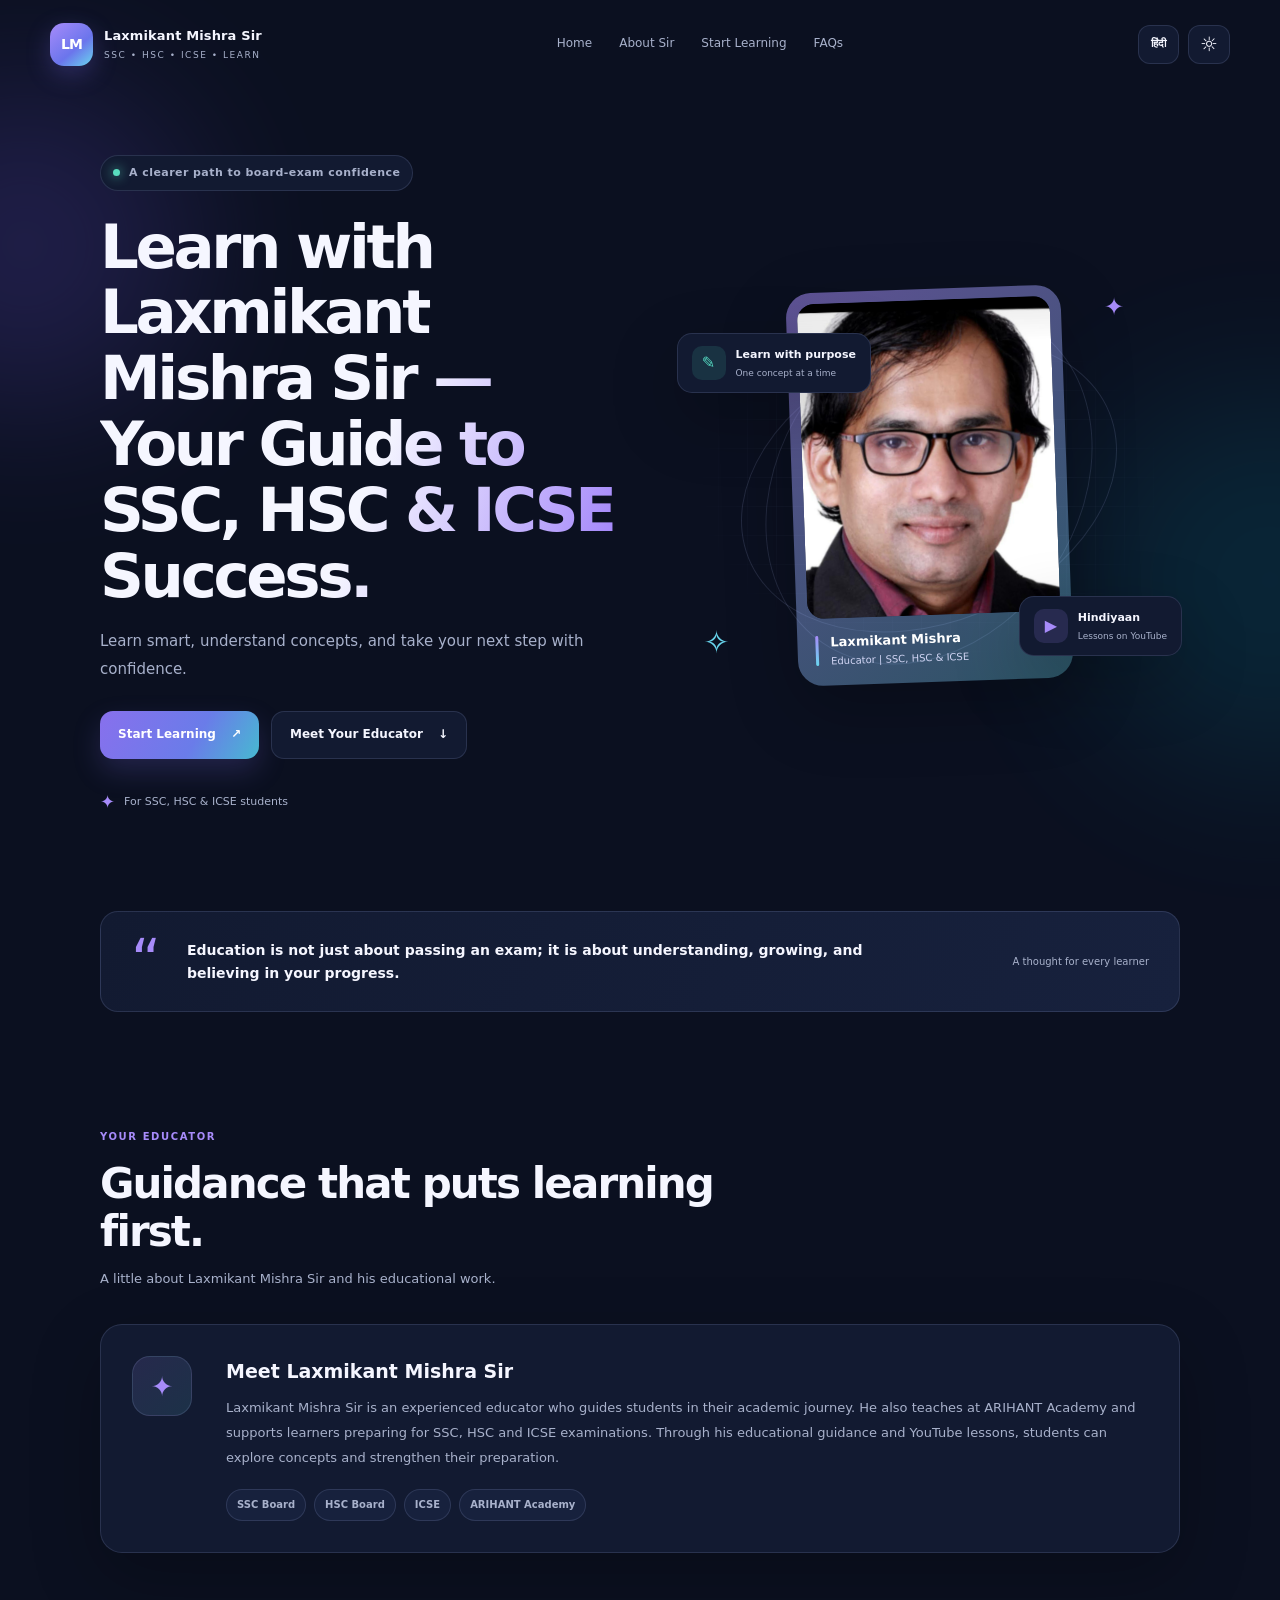
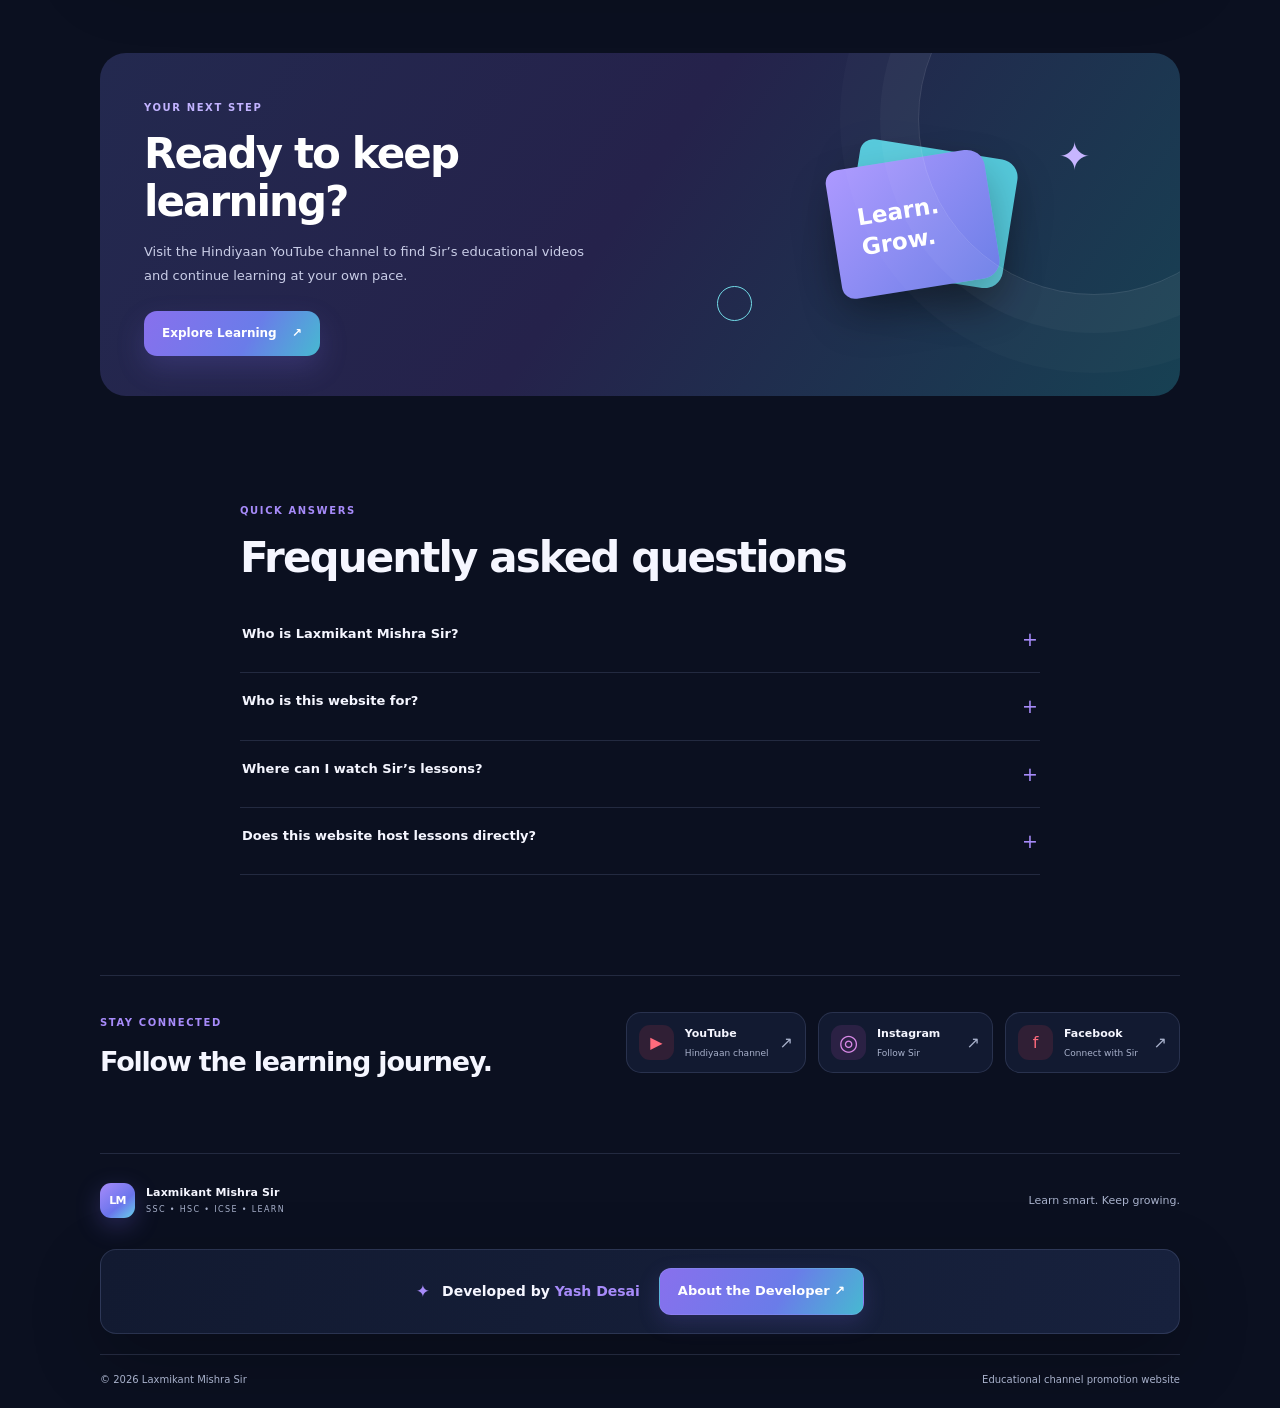
<file: index.html>
<!DOCTYPE html>
<html lang="en">
<head>
  <meta charset="UTF-8">
  <meta name="viewport" content="width=device-width, initial-scale=1.0">
  <meta name="theme-color" content="#10152c">
  <meta name="description" content="Learn with Laxmikant Mishra Sir — your guide to SSC, HSC and ICSE success. Explore educational lessons on the Hindiyaan YouTube channel.">
  <title>Laxmikant Mishra Sir | SSC, HSC & ICSE Learning</title>
  <link rel="stylesheet" href="style.css">
</head>
<body>
  <div class="ambient ambient-one"></div><div class="ambient ambient-two"></div>
  <header class="site-header">
    <a class="brand" href="index.html" aria-label="Laxmikant Mishra Sir home">
      <span class="brand-mark">LM</span><span><strong>Laxmikant Mishra Sir</strong><small>SSC • HSC • ICSE • LEARN</small></span>
    </a>
    <nav class="nav" aria-label="Main navigation">
      <a href="#home" data-en="Home" data-hi="होम">Home</a>
      <a href="#about" data-en="About Sir" data-hi="सर के बारे में">About Sir</a>
      <a href="#learn" data-en="Start Learning" data-hi="पढ़ना शुरू करें">Start Learning</a>
      <a href="#faq" data-en="FAQs" data-hi="सवाल-जवाब">FAQs</a>
    </nav>
    <div class="header-actions">
      <button id="languageToggle" class="language-toggle" type="button" aria-label="Switch language">हिंदी</button>
      <button id="themeToggle" class="icon-button" type="button" aria-label="Toggle light or dark theme"><span id="themeIcon">☼</span></button>
      <button id="menuToggle" class="menu-toggle" type="button" aria-label="Open navigation" aria-expanded="false">☰</button>
    </div>
  </header>

  <main>
    <section class="hero section" id="home">
      <div class="hero-copy">
        <div class="eyebrow"><span class="eyebrow-dot"></span><span data-en="A clearer path to board-exam confidence" data-hi="बोर्ड परीक्षा की तैयारी का एक बेहतर रास्ता">A clearer path to board-exam confidence</span></div>
        <h1 data-en="Learn with Laxmikant Mishra Sir — Your Guide to SSC, HSC & ICSE Success." data-hi="लक्ष्मीकांत मिश्रा सर के साथ सीखें — SSC, HSC और ICSE की सफलता के लिए आपका मार्गदर्शन।">Learn with Laxmikant Mishra Sir — Your Guide to SSC, HSC & ICSE Success.</h1>
        <p class="hero-lede" data-en="Learn smart, understand concepts, and take your next step with confidence." data-hi="समझदारी से सीखें, concepts को समझें और आत्मविश्वास के साथ आगे बढ़ें।">Learn smart, understand concepts, and take your next step with confidence.</p>
        <div class="hero-actions">
          <a class="button button-primary" href="learning.html"><span data-en="Start Learning" data-hi="पढ़ना शुरू करें">Start Learning</span><span aria-hidden="true">↗</span></a>
          <a class="button button-quiet" href="#about"><span data-en="Meet Your Educator" data-hi="अपने शिक्षक से मिलें">Meet Your Educator</span><span aria-hidden="true">↓</span></a>
        </div>
        <div class="hero-proof"><span class="proof-icon">✦</span><span data-en="For SSC, HSC & ICSE students" data-hi="SSC, HSC और ICSE के विद्यार्थियों के लिए">For SSC, HSC & ICSE students</span></div>
      </div>
      <div class="hero-visual">
        <div class="visual-grid"></div>
        <div class="orbit orbit-a"></div><div class="orbit orbit-b"></div>
        <div class="floating-note note-top"><span class="note-icon">✎</span><span><strong data-en="Learn with purpose" data-hi="उद्देश्य के साथ सीखें">Learn with purpose</strong><small data-en="One concept at a time" data-hi="एक बार में एक concept">One concept at a time</small></span></div>
        <div class="portrait-frame">
          <img class="sir-photo" src="assets/laxmikant-mishra-sir.jpg" alt="Laxmikant Mishra Sir">
          <div class="portrait-caption"><span class="caption-line"></span><div><strong>Laxmikant Mishra</strong><small data-en="Educator | SSC, HSC & ICSE" data-hi="शिक्षक | SSC, HSC और ICSE">Educator | SSC, HSC & ICSE</small></div></div>
        </div>
        <div class="floating-note note-bottom"><span class="note-icon note-purple">▶</span><span><strong>Hindiyaan</strong><small data-en="Lessons on YouTube" data-hi="YouTube पर पाठ">Lessons on YouTube</small></span></div>
        <div class="visual-spark spark-one">✦</div><div class="visual-spark spark-two">✧</div>
      </div>
    </section>

    <section class="quote-strip">
      <span class="quote-mark">“</span>
      <p data-en="Education is not just about passing an exam; it is about understanding, growing, and believing in your progress." data-hi="शिक्षा केवल परीक्षा पास करना नहीं, बल्कि समझना, आगे बढ़ना और अपनी प्रगति पर विश्वास करना है।">Education is not just about passing an exam; it is about understanding, growing, and believing in your progress.</p>
      <span class="quote-attribution" data-en="A thought for every learner" data-hi="हर विद्यार्थी के लिए एक विचार">A thought for every learner</span>
    </section>

    <section class="section intro-section" id="about">
      <div class="section-heading">
        <span class="section-kicker" data-en="YOUR EDUCATOR" data-hi="आपके शिक्षक">YOUR EDUCATOR</span>
        <h2 data-en="Guidance that puts learning first." data-hi="सीखने को प्राथमिकता देने वाला मार्गदर्शन।">Guidance that puts learning first.</h2>
        <p data-en="A little about Laxmikant Mishra Sir and his educational work." data-hi="लक्ष्मीकांत मिश्रा सर और उनके शैक्षणिक कार्य के बारे में।">A little about Laxmikant Mishra Sir and his educational work.</p>
      </div>
      <div class="about-card">
        <div class="about-symbol">✦</div>
        <div class="about-copy">
          <h3 data-en="Meet Laxmikant Mishra Sir" data-hi="लक्ष्मीकांत मिश्रा सर से मिलें">Meet Laxmikant Mishra Sir</h3>
          <p data-en="Laxmikant Mishra Sir is an experienced educator who guides students in their academic journey. He also teaches at ARIHANT Academy and supports learners preparing for SSC, HSC and ICSE examinations. Through his educational guidance and YouTube lessons, students can explore concepts and strengthen their preparation." data-hi="लक्ष्मीकांत मिश्रा सर एक अनुभवी शिक्षक हैं, जो विद्यार्थियों की शैक्षणिक यात्रा में मार्गदर्शन करते हैं। वे ARIHANT Academy में भी पढ़ाते हैं और SSC, HSC तथा ICSE परीक्षाओं की तैयारी करने वाले विद्यार्थियों का मार्गदर्शन करते हैं। उनके शैक्षणिक मार्गदर्शन और YouTube पाठों के माध्यम से विद्यार्थी concepts को समझ सकते हैं और अपनी तैयारी बेहतर बना सकते हैं।">Laxmikant Mishra Sir is an experienced educator who guides students in their academic journey. He also teaches at ARIHANT Academy and supports learners preparing for SSC, HSC and ICSE examinations. Through his educational guidance and YouTube lessons, students can explore concepts and strengthen their preparation.</p>
          <div class="about-tags"><span>SSC Board</span><span>HSC Board</span><span>ICSE</span><span>ARIHANT Academy</span></div>
        </div>
      </div>
    </section>

    <section class="section learning-section" id="learn">
      <div class="learning-panel">
        <div class="learning-content">
          <span class="section-kicker" data-en="YOUR NEXT STEP" data-hi="आपका अगला कदम">YOUR NEXT STEP</span>
          <h2 data-en="Ready to keep learning?" data-hi="सीखना जारी रखने के लिए तैयार हैं?">Ready to keep learning?</h2>
          <p data-en="Visit the Hindiyaan YouTube channel to find Sir’s educational videos and continue learning at your own pace." data-hi="सर के शैक्षणिक वीडियो देखने और अपनी गति से सीखने के लिए Hindiyaan YouTube चैनल पर जाएँ।">Visit the Hindiyaan YouTube channel to find Sir’s educational videos and continue learning at your own pace.</p>
          <a class="button button-primary" href="learning.html"><span data-en="Explore Learning" data-hi="पढ़ाई देखें">Explore Learning</span><span aria-hidden="true">↗</span></a>
        </div>
        <div class="learning-art" aria-hidden="true"><div class="book book-back"></div><div class="book book-front"><span>Learn.</span><span>Grow.</span></div><div class="art-star">✦</div><div class="art-circle"></div></div>
      </div>
    </section>

    <section class="section faq-section" id="faq">
      <div class="section-heading">
        <span class="section-kicker" data-en="QUICK ANSWERS" data-hi="त्वरित जवाब">QUICK ANSWERS</span>
        <h2 data-en="Frequently asked questions" data-hi="अक्सर पूछे जाने वाले सवाल">Frequently asked questions</h2>
      </div>
      <div class="faq-list">
        <details><summary data-en="Who is Laxmikant Mishra Sir?" data-hi="लक्ष्मीकांत मिश्रा सर कौन हैं?">Who is Laxmikant Mishra Sir?</summary><p data-en="He is an experienced educator who teaches at ARIHANT Academy and guides SSC, HSC and ICSE students." data-hi="वे एक अनुभवी शिक्षक हैं, जो ARIHANT Academy में पढ़ाते हैं और SSC, HSC तथा ICSE विद्यार्थियों का मार्गदर्शन करते हैं।">He is an experienced educator who teaches at ARIHANT Academy and guides SSC, HSC and ICSE students.</p></details>
        <details><summary data-en="Who is this website for?" data-hi="यह वेबसाइट किन विद्यार्थियों के लिए है?">Who is this website for?</summary><p data-en="This website is intended for students preparing for SSC and HSC board examinations." data-hi="यह वेबसाइट SSC और HSC बोर्ड परीक्षाओं की तैयारी करने वाले विद्यार्थियों के लिए है।">This website is intended for students preparing for SSC and HSC board examinations.</p></details>
        <details><summary data-en="Where can I watch Sir’s lessons?" data-hi="मैं सर के पाठ कहाँ देख सकता/सकती हूँ?">Where can I watch Sir’s lessons?</summary><p data-en="Open the Start Learning page and use the button to visit the Hindiyaan YouTube channel." data-hi="Start Learning पेज खोलें और Hindiyaan YouTube चैनल पर जाने के लिए बटन दबाएँ।">Open the Start Learning page and use the button to visit the Hindiyaan YouTube channel.</p></details>
        <details><summary data-en="Does this website host lessons directly?" data-hi="क्या इस वेबसाइट पर सीधे पाठ उपलब्ध हैं?">Does this website host lessons directly?</summary><p data-en="No. It helps students find Sir’s lessons on YouTube; videos are hosted on YouTube." data-hi="नहीं। यह वेबसाइट विद्यार्थियों को YouTube पर सर के पाठ ढूँढने में मदद करती है; वीडियो YouTube पर उपलब्ध हैं।">No. It helps students find Sir’s lessons on YouTube; videos are hosted on YouTube.</p></details>
      </div>
    </section>

    <section class="section social-section">
      <div><span class="section-kicker" data-en="STAY CONNECTED" data-hi="जुड़े रहें">STAY CONNECTED</span><h2 data-en="Follow the learning journey." data-hi="सीखने की यात्रा से जुड़े रहें।">Follow the learning journey.</h2></div>
      <div class="social-links">
        <a class="social-link youtube-link" href="https://www.youtube.com/@Hindiyaan" target="_blank" rel="noopener noreferrer"><span class="social-icon">▶</span><span><strong>YouTube</strong><small data-en="Hindiyaan channel" data-hi="Hindiyaan चैनल">Hindiyaan channel</small></span><span class="social-arrow">↗</span></a>
        <a class="social-link" href="https://instagram.com/laxmikant_m?cplk=MWlvOXh5Zzl6bzQyOA%3D%3D" target="_blank" rel="noopener noreferrer"><span class="social-icon instagram-icon">◎</span><span><strong>Instagram</strong><small data-en="Follow Sir" data-hi="सर को फॉलो करें">Follow Sir</small></span><span class="social-arrow">↗</span></a>
        <a class="social-link facebook-link" href="https://www.facebook.com/share/1GPHkv5uag/" target="_blank" rel="noopener noreferrer"><span class="social-icon">f</span><span><strong>Facebook</strong><small data-en="Connect with Sir" data-hi="सर से जुड़ें">Connect with Sir</small></span><span class="social-arrow">↗</span></a>
      </div>
    </section>
  </main>

  <footer class="site-footer">
    <a class="brand footer-brand" href="index.html"><span class="brand-mark">LM</span><span><strong>Laxmikant Mishra Sir</strong><small>SSC • HSC • ICSE • LEARN</small></span></a>
    <p data-en="Learn smart. Keep growing." data-hi="समझदारी से सीखें। आगे बढ़ते रहें।">Learn smart. Keep growing.</p>
    <div class="developer-credit-bar"><span class="credit-spark">✦</span><span>Developed by <a href="developer.html">Yash Desai</a></span><a class="credit-more" href="developer.html" data-en="About the Developer ↗" data-hi="डेवलपर के बारे में ↗">About the Developer ↗</a></div>
    <div class="footer-bottom"><span>© <span id="year"></span> Laxmikant Mishra Sir</span><span data-en="Educational channel promotion website" data-hi="शैक्षणिक चैनल प्रचार वेबसाइट">Educational channel promotion website</span></div>
  </footer>
  <script src="script.js"></script>
</body>
</html>
</file>
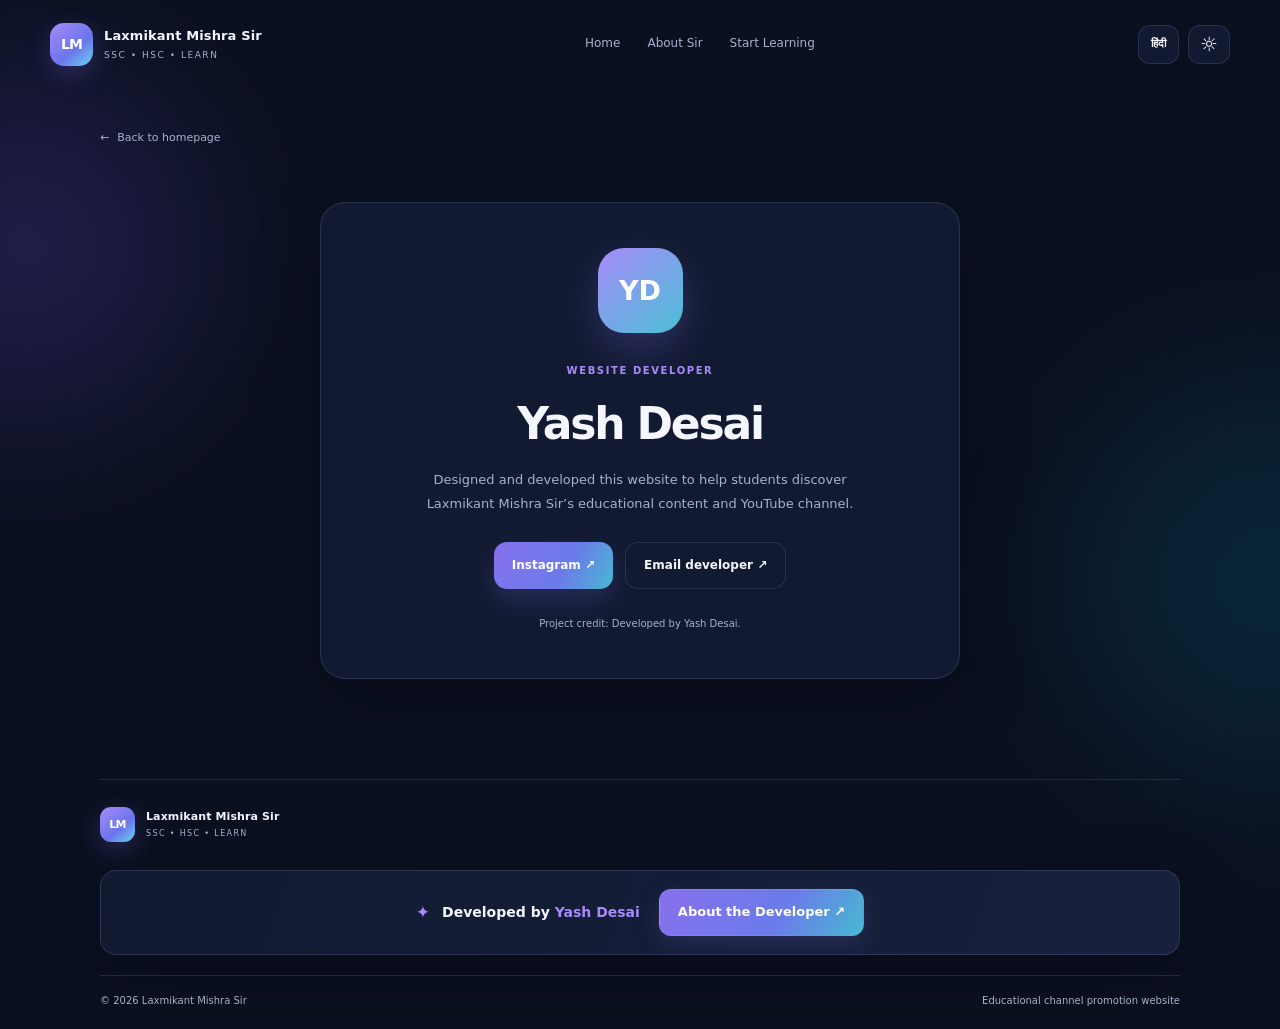
<file: developer.html>
<!DOCTYPE html>
<html lang="en">
<head>
  <meta charset="UTF-8"><meta name="viewport" content="width=device-width, initial-scale=1.0"><meta name="theme-color" content="#10152c">
  <title>About the Developer | Laxmikant Mishra Sir</title><link rel="stylesheet" href="style.css">
</head>
<body class="subpage">
  <div class="ambient ambient-one"></div><div class="ambient ambient-two"></div>
  <header class="site-header"><a class="brand" href="index.html"><span class="brand-mark">LM</span><span><strong>Laxmikant Mishra Sir</strong><small>SSC • HSC • LEARN</small></span></a><nav class="nav"><a href="index.html#home" data-en="Home" data-hi="होम">Home</a><a href="index.html#about" data-en="About Sir" data-hi="सर के बारे में">About Sir</a><a href="learning.html" data-en="Start Learning" data-hi="पढ़ना शुरू करें">Start Learning</a></nav><div class="header-actions"><button id="languageToggle" class="language-toggle" type="button">हिंदी</button><button id="themeToggle" class="icon-button" type="button" aria-label="Toggle light or dark theme"><span id="themeIcon">☼</span></button><button id="menuToggle" class="menu-toggle" type="button" aria-label="Open navigation" aria-expanded="false">☰</button></div></header>
  <main class="developer-main section">
    <a class="back-link" href="index.html">← <span data-en="Back to homepage" data-hi="होमपेज पर वापस जाएँ">Back to homepage</span></a>
    <section class="developer-card"><div class="developer-avatar">YD</div><span class="section-kicker" data-en="WEBSITE DEVELOPER" data-hi="वेबसाइट डेवलपर">WEBSITE DEVELOPER</span><h1>Yash Desai</h1><p data-en="Designed and developed this website to help students discover Laxmikant Mishra Sir’s educational content and YouTube channel." data-hi="विद्यार्थियों को लक्ष्मीकांत मिश्रा सर की शैक्षणिक सामग्री और YouTube चैनल तक पहुँचने में मदद करने के लिए इस वेबसाइट को डिज़ाइन और विकसित किया गया।">Designed and developed this website to help students discover Laxmikant Mishra Sir’s educational content and YouTube channel.</p><div class="developer-links"><a class="button button-primary" href="https://instagram.com/its_yashhh02" target="_blank" rel="noopener noreferrer">Instagram ↗</a><a class="button button-quiet" href="mailto:firstforgestudio.games@gmail.com">Email developer ↗</a></div><p class="developer-note" data-en="Project credit: Developed by Yash Desai." data-hi="प्रोजेक्ट क्रेडिट: Yash Desai द्वारा विकसित।">Project credit: Developed by Yash Desai.</p></section>
  </main>
  <footer class="site-footer"><a class="brand footer-brand" href="index.html"><span class="brand-mark">LM</span><span><strong>Laxmikant Mishra Sir</strong><small>SSC • HSC • LEARN</small></span></a><div class="developer-credit-bar"><span class="credit-spark">✦</span><span>Developed by <a href="developer.html">Yash Desai</a></span><a class="credit-more" href="developer.html" data-en="About the Developer ↗" data-hi="डेवलपर के बारे में ↗">About the Developer ↗</a></div><div class="footer-bottom"><span>© <span id="year"></span> Laxmikant Mishra Sir</span><span data-en="Educational channel promotion website" data-hi="शैक्षणिक चैनल प्रचार वेबसाइट">Educational channel promotion website</span></div></footer>
  <script src="script.js"></script>
</body>
</html>
</file>
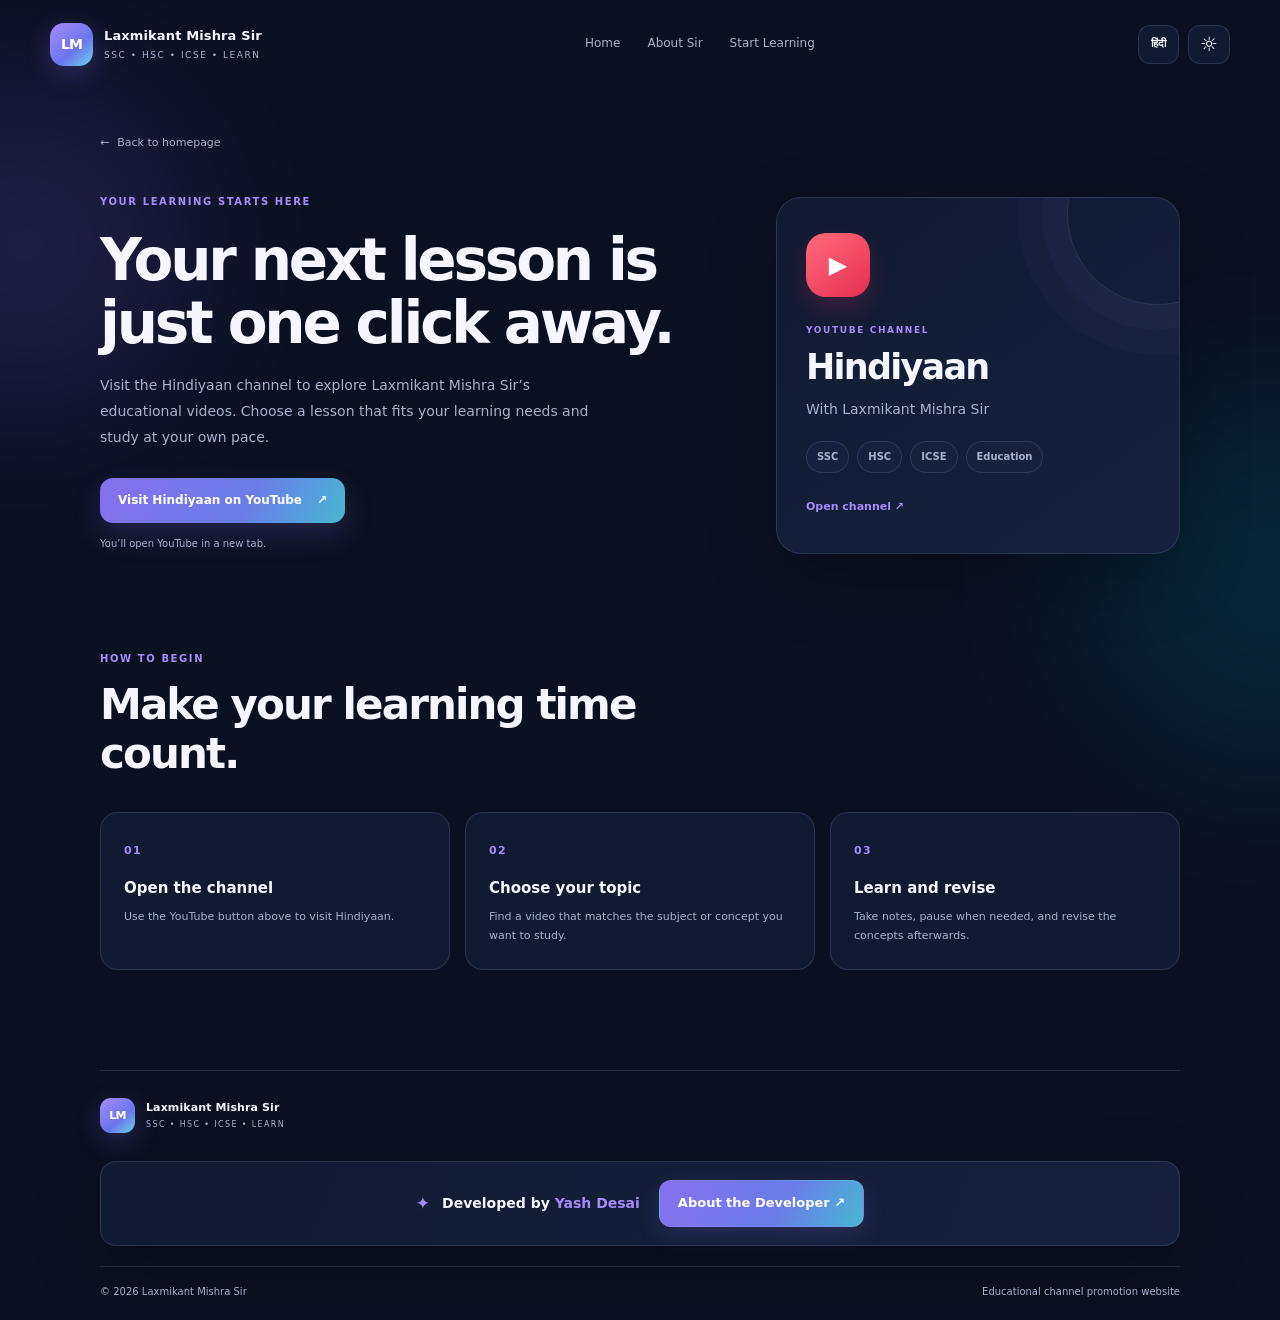
<file: learning.html>
<!DOCTYPE html>
<html lang="en">
<head>
  <meta charset="UTF-8"><meta name="viewport" content="width=device-width, initial-scale=1.0">
  <meta name="theme-color" content="#10152c"><meta name="description" content="Find Laxmikant Mishra Sir's Hindiyaan YouTube channel for SSC, HSC and ICSE educational lessons.">
  <title>Start Learning | Laxmikant Mishra Sir</title><link rel="stylesheet" href="style.css">
</head>
<body class="subpage">
  <div class="ambient ambient-one"></div><div class="ambient ambient-two"></div>
  <header class="site-header">
    <a class="brand" href="index.html"><span class="brand-mark">LM</span><span><strong>Laxmikant Mishra Sir</strong><small>SSC • HSC • ICSE • LEARN</small></span></a>
    <nav class="nav" aria-label="Main navigation"><a href="index.html#home" data-en="Home" data-hi="होम">Home</a><a href="index.html#about" data-en="About Sir" data-hi="सर के बारे में">About Sir</a><a href="learning.html" data-en="Start Learning" data-hi="पढ़ना शुरू करें">Start Learning</a></nav>
    <div class="header-actions"><button id="languageToggle" class="language-toggle" type="button">हिंदी</button><button id="themeToggle" class="icon-button" type="button" aria-label="Toggle light or dark theme"><span id="themeIcon">☼</span></button><button id="menuToggle" class="menu-toggle" type="button" aria-label="Open navigation" aria-expanded="false">☰</button></div>
  </header>
  <main class="learning-page-main">
    <section class="learning-hero section">
      <a class="back-link" href="index.html">← <span data-en="Back to homepage" data-hi="होमपेज पर वापस जाएँ">Back to homepage</span></a>
      <div class="learning-page-grid">
        <div>
          <span class="section-kicker" data-en="YOUR LEARNING STARTS HERE" data-hi="आपकी पढ़ाई यहाँ से शुरू होती है">YOUR LEARNING STARTS HERE</span>
          <h1 data-en="Your next lesson is just one click away." data-hi="आपका अगला पाठ बस एक क्लिक दूर है।">Your next lesson is just one click away.</h1>
          <p data-en="Visit the Hindiyaan channel to explore Laxmikant Mishra Sir’s educational videos. Choose a lesson that fits your learning needs and study at your own pace." data-hi="लक्ष्मीकांत मिश्रा सर के शैक्षणिक वीडियो देखने के लिए Hindiyaan चैनल पर जाएँ। अपनी ज़रूरत के अनुसार पाठ चुनें और अपनी गति से पढ़ें।">Visit the Hindiyaan channel to explore Laxmikant Mishra Sir’s educational videos. Choose a lesson that fits your learning needs and study at your own pace.</p>
          <a class="button button-primary channel-button" href="https://www.youtube.com/@Hindiyaan" target="_blank" rel="noopener noreferrer"><span data-en="Visit Hindiyaan on YouTube" data-hi="YouTube पर Hindiyaan देखें">Visit Hindiyaan on YouTube</span><span aria-hidden="true">↗</span></a>
          <p class="external-note" data-en="You’ll open YouTube in a new tab." data-hi="YouTube एक नए टैब में खुलेगा।">You’ll open YouTube in a new tab.</p>
        </div>
        <div class="channel-card">
          <div class="channel-play">▶</div><span class="channel-label">YOUTUBE CHANNEL</span><h2>Hindiyaan</h2><p data-en="With Laxmikant Mishra Sir" data-hi="लक्ष्मीकांत मिश्रा सर के साथ">With Laxmikant Mishra Sir</p>
          <div class="channel-pills"><span>SSC</span><span>HSC</span><span>ICSE</span><span data-en="Education" data-hi="शिक्षा">Education</span></div>
          <a class="text-link" href="https://www.youtube.com/@Hindiyaan" target="_blank" rel="noopener noreferrer" data-en="Open channel ↗" data-hi="चैनल खोलें ↗">Open channel ↗</a>
        </div>
      </div>
    </section>
    <section class="section learning-steps">
      <div class="section-heading"><span class="section-kicker" data-en="HOW TO BEGIN" data-hi="शुरुआत कैसे करें">HOW TO BEGIN</span><h2 data-en="Make your learning time count." data-hi="अपनी पढ़ाई के समय का सही उपयोग करें।">Make your learning time count.</h2></div>
      <div class="steps-grid">
        <article class="step-card"><span class="step-number">01</span><h3 data-en="Open the channel" data-hi="चैनल खोलें">Open the channel</h3><p data-en="Use the YouTube button above to visit Hindiyaan." data-hi="Hindiyaan पर जाने के लिए ऊपर दिए गए YouTube बटन का उपयोग करें।">Use the YouTube button above to visit Hindiyaan.</p></article>
        <article class="step-card"><span class="step-number">02</span><h3 data-en="Choose your topic" data-hi="अपना विषय चुनें">Choose your topic</h3><p data-en="Find a video that matches the subject or concept you want to study." data-hi="अपने विषय या concept से जुड़ा वीडियो चुनें।">Find a video that matches the subject or concept you want to study.</p></article>
        <article class="step-card"><span class="step-number">03</span><h3 data-en="Learn and revise" data-hi="सीखें और दोहराएँ">Learn and revise</h3><p data-en="Take notes, pause when needed, and revise the concepts afterwards." data-hi="नोट्स बनाएँ, ज़रूरत पड़ने पर वीडियो रोकें और बाद में concepts दोहराएँ।">Take notes, pause when needed, and revise the concepts afterwards.</p></article>
      </div>
    </section>
  </main>
  <footer class="site-footer"><a class="brand footer-brand" href="index.html"><span class="brand-mark">LM</span><span><strong>Laxmikant Mishra Sir</strong><small>SSC • HSC • ICSE • LEARN</small></span></a><div class="developer-credit-bar"><span class="credit-spark">✦</span><span>Developed by <a href="developer.html">Yash Desai</a></span><a class="credit-more" href="developer.html" data-en="About the Developer ↗" data-hi="डेवलपर के बारे में ↗">About the Developer ↗</a></div><div class="footer-bottom"><span>© <span id="year"></span> Laxmikant Mishra Sir</span><span data-en="Educational channel promotion website" data-hi="शैक्षणिक चैनल प्रचार वेबसाइट">Educational channel promotion website</span></div></footer>
  <script src="script.js"></script>
</body>
</html>
</file>
<file: style.css>
:root{color-scheme:dark;--bg:#0b1020;--surface:#121a31;--surface2:#17213d;--text:#f5f6ff;--muted:#a8b1cb;--line:rgba(183,197,255,.14);--accent:#a78bfa;--accent2:#69d6ee;--shadow:0 24px 70px rgba(0,0,0,.24);--header:rgba(11,16,32,.78)}
:root[data-theme="light"]{color-scheme:light;--bg:#f5f7ff;--surface:#fff;--surface2:#edf0ff;--text:#17203a;--muted:#5c6785;--line:rgba(43,57,106,.14);--accent:#7152df;--accent2:#078da8;--shadow:0 24px 70px rgba(42,54,105,.11);--header:rgba(245,247,255,.84)}
*{box-sizing:border-box}html{scroll-behavior:smooth;scroll-padding-top:100px}body{margin:0;background:var(--bg);color:var(--text);font-family:Inter,ui-sans-serif,system-ui,-apple-system,BlinkMacSystemFont,"Segoe UI",sans-serif;line-height:1.6;overflow-x:hidden;transition:background .25s,color .25s}a{color:inherit;text-decoration:none}button{font:inherit}.ambient{position:absolute;pointer-events:none;filter:blur(80px);opacity:.2;z-index:-1;border-radius:50%}.ambient-one{width:330px;height:330px;background:#7257e8;top:80px;left:-140px}.ambient-two{width:380px;height:380px;background:#00bcd4;top:390px;right:-180px;opacity:.12}.site-header{width:min(1180px,calc(100% - 48px));margin:auto;min-height:88px;display:flex;align-items:center;justify-content:space-between;gap:28px;position:relative;z-index:10}.brand{display:flex;align-items:center;gap:11px;flex-shrink:0}.brand-mark{width:43px;height:43px;border-radius:14px;display:grid;place-items:center;background:linear-gradient(140deg,var(--accent),#6b75ec 60%,var(--accent2));font-size:14px;font-weight:900;color:#fff;letter-spacing:-.06em;box-shadow:0 8px 24px #7a6ef044}.brand strong,.brand small{display:block;line-height:1.35}.brand strong{font-size:13px;letter-spacing:.01em}.brand small{font-size:9px;letter-spacing:.17em;color:var(--muted);margin-top:4px}.nav{display:flex;align-items:center;gap:27px}.nav a{font-size:12px;color:var(--muted);transition:color .2s}.nav a:hover,.nav a:focus-visible{color:var(--text)}.header-actions{display:flex;align-items:center;gap:9px}.language-toggle,.icon-button,.menu-toggle{border:1px solid var(--line);color:var(--text);background:var(--surface);border-radius:12px;height:39px;min-width:41px;padding:0 11px;cursor:pointer;transition:transform .2s,border-color .2s}.language-toggle{font-size:11px;font-weight:750}.icon-button{font-size:20px}.language-toggle:hover,.icon-button:hover,.menu-toggle:hover{transform:translateY(-2px);border-color:var(--accent)}.menu-toggle{display:none;font-size:19px}.section{width:min(1080px,calc(100% - 48px));margin:0 auto}.hero{display:grid;grid-template-columns:1.03fr .97fr;align-items:center;gap:46px;padding-top:67px;padding-bottom:95px;min-height:590px}.eyebrow,.section-kicker{display:inline-flex;align-items:center;gap:9px;color:var(--accent);font-size:10px;font-weight:850;letter-spacing:.16em;text-transform:uppercase}.eyebrow{padding:8px 12px;border:1px solid var(--line);background:var(--surface);border-radius:99px;letter-spacing:.04em;text-transform:none;font-size:11px;color:var(--muted)}.eyebrow-dot{width:7px;height:7px;border-radius:50%;background:#59ddbe;box-shadow:0 0 12px #59ddbe}.hero h1,.learning-page-grid h1{font-size:clamp(37px,5.1vw,61px);line-height:1.08;letter-spacing:-.055em;margin:23px 0 19px;font-weight:820;max-width:650px}.hero h1{background:linear-gradient(110deg,var(--text) 12%,var(--text) 54%,var(--accent) 92%);background-clip:text;-webkit-background-clip:text;color:transparent}.hero-lede,.learning-page-grid>div>p{font-size:15px;max-width:510px;color:var(--muted);line-height:1.85}.hero-actions{display:flex;flex-wrap:wrap;gap:12px;margin-top:28px}.button{display:inline-flex;align-items:center;justify-content:center;gap:15px;padding:13px 18px;border-radius:13px;font-size:12px;font-weight:800;transition:transform .2s,box-shadow .2s,border-color .2s}.button:hover{transform:translateY(-3px)}.button-primary{background:linear-gradient(120deg,#8870ed,#6a7ce9 60%,#47b9d1);color:#fff;box-shadow:0 12px 28px #7767df38}.button-primary:hover{box-shadow:0 17px 35px #7767df52}.button-quiet{border:1px solid var(--line);background:var(--surface);color:var(--text)}.hero-proof{display:flex;align-items:center;gap:9px;color:var(--muted);font-size:11px;margin-top:29px}.proof-icon{color:var(--accent);font-size:18px}.hero-visual{position:relative;min-height:435px;display:grid;place-items:center}.visual-grid{position:absolute;inset:8% 2%;border-radius:38px;background-image:linear-gradient(var(--line) 1px,transparent 1px),linear-gradient(90deg,var(--line) 1px,transparent 1px);background-size:29px 29px;mask-image:radial-gradient(ellipse at center,#000 10%,transparent 72%);opacity:.5}.orbit{position:absolute;border:1px solid var(--line);border-radius:50%;transform:rotate(-22deg)}.orbit-a{width:390px;height:275px}.orbit-b{width:300px;height:380px;transform:rotate(34deg)}.portrait-frame{width:min(275px,75%);position:relative;z-index:1;padding:11px;border-radius:25px;background:linear-gradient(145deg,#a78bfa88,#70d9eb55);box-shadow:var(--shadow);transform:rotate(-2deg)}.portrait-placeholder{height:315px;border-radius:17px;background:radial-gradient(circle at 50% 20%,#6c6bdc 0,#303a76 28%,#18223f 68%,#11172d 100%);display:flex;flex-direction:column;align-items:center;justify-content:center;gap:18px;overflow:hidden;position:relative;color:#f7f6ff}.portrait-placeholder:before,.portrait-placeholder:after{content:"";position:absolute;border:1px solid #ffffff21;border-radius:50%;width:220px;height:220px}.portrait-placeholder:after{width:290px;height:290px}.portrait-initials{width:115px;height:115px;border-radius:50%;display:grid;place-items:center;background:linear-gradient(140deg,#c7b4ff,#65cce0);color:#202447;font-size:35px;font-weight:900;box-shadow:0 15px 45px #0003;z-index:1}.portrait-placeholder>span{z-index:1;font-size:10px;letter-spacing:.08em;color:#e1e4ff}.portrait-caption{display:flex;align-items:center;gap:12px;padding:14px 7px 5px;color:#fff}.caption-line{height:30px;width:3px;border-radius:8px;background:linear-gradient(var(--accent),var(--accent2))}.portrait-caption strong,.portrait-caption small{display:block}.portrait-caption strong{font-size:13px}.portrait-caption small{font-size:10px;color:#d1d5f4}.floating-note{position:absolute;z-index:2;display:flex;align-items:center;gap:10px;padding:12px 14px;border-radius:15px;background:var(--surface);border:1px solid var(--line);box-shadow:var(--shadow);animation:float 5s ease-in-out infinite}.note-top{top:65px;left:-2px}.note-bottom{bottom:47px;right:-2px;animation-delay:-2s}.note-icon{width:34px;height:34px;display:grid;place-items:center;border-radius:10px;background:#49d4ba20;color:#54d9c1}.note-purple{background:#a78bfa25;color:var(--accent)}.floating-note strong,.floating-note small{display:block}.floating-note strong{font-size:11px}.floating-note small{font-size:9px;color:var(--muted);margin-top:2px}.visual-spark{position:absolute;color:var(--accent);font-size:24px}.spark-one{top:20px;right:56px}.spark-two{bottom:36px;left:25px;font-size:31px;color:var(--accent2)}@keyframes float{0%,100%{transform:translateY(0)}50%{transform:translateY(-8px)}}.quote-strip{width:min(1080px,calc(100% - 48px));margin:0 auto 110px;padding:27px 30px;border-radius:18px;border:1px solid var(--line);background:linear-gradient(115deg,var(--surface),var(--surface2));display:grid;grid-template-columns:38px 1fr auto;align-items:center;gap:18px}.quote-mark{font-size:58px;line-height:.7;color:var(--accent)}.quote-strip p{font-size:14px;font-weight:650;max-width:690px;margin:0}.quote-attribution{font-size:10px;color:var(--muted);white-space:nowrap}.intro-section,.faq-section{padding-bottom:100px}.section-heading{max-width:620px;margin-bottom:34px}.section-heading h2,.learning-content h2,.social-section h2{font-size:clamp(28px,3.6vw,42px);line-height:1.15;letter-spacing:-.045em;margin:12px 0}.section-heading>p{color:var(--muted);font-size:13px}.about-card{display:grid;grid-template-columns:70px 1fr;gap:24px;padding:31px;border-radius:22px;background:var(--surface);border:1px solid var(--line);box-shadow:var(--shadow)}.about-symbol{width:60px;height:60px;border-radius:18px;display:grid;place-items:center;font-size:27px;color:var(--accent);background:linear-gradient(140deg,#a78bfa23,#67d8ec20);border:1px solid var(--line)}.about-copy h3{margin:0 0 10px;font-size:19px}.about-copy p{margin:0;color:var(--muted);font-size:13px;line-height:1.9}.about-tags,.channel-pills{display:flex;flex-wrap:wrap;gap:8px;margin-top:18px}.about-tags span,.channel-pills span{font-size:10px;font-weight:750;padding:7px 10px;border-radius:99px;background:var(--surface2);border:1px solid var(--line);color:var(--muted)}.learning-section{padding-bottom:100px}.learning-panel{display:grid;grid-template-columns:1.1fr .9fr;align-items:center;min-height:300px;padding:40px 44px;border-radius:26px;overflow:hidden;background:linear-gradient(125deg,#23294f,#25224b 48%,#174153);position:relative;color:#fff}.learning-panel:after{content:"";position:absolute;width:350px;height:350px;border-radius:50%;border:1px solid #ffffff20;right:-90px;top:-110px;box-shadow:0 0 0 38px #ffffff08,0 0 0 78px #ffffff05}.learning-content{position:relative;z-index:1}.learning-content .section-kicker{color:#c2b3ff}.learning-content h2{max-width:440px}.learning-content p{max-width:460px;color:#c9cde7;font-size:13px;line-height:1.85;margin-bottom:23px}.learning-art{height:230px;position:relative;display:grid;place-items:center}.book{position:absolute;width:160px;height:130px;border-radius:13px 18px 18px 13px;box-shadow:0 20px 40px #0004;transform:rotate(-9deg)}.book-back{background:#55c9db;transform:translate(18px,-10px) rotate(9deg)}.book-front{background:linear-gradient(140deg,#ad99ff,#6c7fe7);display:flex;flex-direction:column;justify-content:center;padding-left:26px;gap:3px;color:#fff;font-size:23px;font-weight:900;line-height:1.15}.art-star{position:absolute;top:17px;right:45px;font-size:39px;color:#c7b5ff}.art-circle{position:absolute;bottom:18px;left:27px;width:35px;height:35px;border:1px solid #72dbe7;border-radius:50%}.faq-section{max-width:800px}.faq-section .section-heading{margin-bottom:24px}.faq-list details{border-bottom:1px solid var(--line);padding:18px 2px}.faq-list summary{font-size:13px;font-weight:750;cursor:pointer;list-style:none;display:flex;justify-content:space-between;gap:20px}.faq-list summary::-webkit-details-marker{display:none}.faq-list summary:after{content:"+";font-size:19px;font-weight:400;color:var(--accent)}.faq-list details[open] summary:after{content:"−"}.faq-list details p{font-size:12px;color:var(--muted);max-width:690px;line-height:1.8;margin:12px 0 0}.social-section{padding:32px 0 76px;display:flex;align-items:center;justify-content:space-between;gap:35px;border-top:1px solid var(--line)}.social-section h2{font-size:27px;margin-bottom:0}.social-links{display:flex;gap:12px}.social-link{display:flex;align-items:center;gap:11px;padding:12px;border-radius:15px;border:1px solid var(--line);background:var(--surface);min-width:175px;transition:transform .2s,border-color .2s}.social-link:hover{transform:translateY(-3px);border-color:var(--accent)}.social-icon{width:35px;height:35px;display:grid;place-items:center;border-radius:11px;background:#ff435420;color:#ff6b7d}.instagram-icon{background:#c451b923;color:#d989e7;font-size:22px}.social-link strong,.social-link small{display:block}.social-link strong{font-size:11px}.social-link small{font-size:9px;color:var(--muted);margin-top:3px}.social-arrow{margin-left:auto;color:var(--muted)}.site-footer{width:min(1080px,calc(100% - 48px));margin:0 auto;padding:27px 0 20px;border-top:1px solid var(--line);display:grid;grid-template-columns:1fr 1fr;align-items:center;gap:20px}.footer-brand .brand-mark{width:35px;height:35px;border-radius:11px;font-size:11px}.footer-brand strong{font-size:11px}.footer-brand small{font-size:8px}.site-footer>p{text-align:right;color:var(--muted);font-size:11px}.footer-bottom{grid-column:1/-1;border-top:1px solid var(--line);padding-top:17px;display:flex;justify-content:space-between;gap:12px;color:var(--muted);font-size:10px}.footer-bottom a{color:var(--accent);font-weight:750}.subpage .site-header{margin-bottom:0}.learning-page-main{min-height:70vh}.learning-hero{padding-top:40px;padding-bottom:80px}.back-link{font-size:11px;color:var(--muted);display:inline-flex;align-items:center;gap:8px;margin-bottom:35px}.back-link:hover{color:var(--accent)}.learning-page-grid{display:grid;grid-template-columns:1.2fr .8fr;gap:70px;align-items:center}.learning-page-grid h1{font-size:clamp(37px,5vw,58px);margin-top:17px}.learning-page-grid>div>p{font-size:14px}.channel-button{margin-top:13px}.external-note{font-size:10px!important;color:var(--muted);margin-top:12px}.channel-card{padding:35px 29px;border-radius:25px;background:linear-gradient(145deg,var(--surface),var(--surface2));border:1px solid var(--line);box-shadow:var(--shadow);position:relative;overflow:hidden}.channel-card:after{content:"";position:absolute;width:180px;height:180px;border-radius:50%;border:1px solid var(--line);right:-70px;top:-75px;box-shadow:0 0 0 25px #a78bfa09,0 0 0 50px #a78bfa07}.channel-play{width:64px;height:64px;display:grid;place-items:center;border-radius:20px;background:linear-gradient(140deg,#ff6b7d,#e52f52);color:white;font-size:24px;box-shadow:0 12px 25px #e52f5230}.channel-label{display:block;font-size:9px;letter-spacing:.18em;color:var(--accent);font-weight:850;margin-top:26px}.channel-card h2{font-size:35px;letter-spacing:-.05em;margin:2px 0}.channel-card p{font-size:12px;color:var(--muted);margin:0}.text-link{display:inline-block;font-size:11px;font-weight:800;color:var(--accent);margin-top:25px}.learning-steps{padding-bottom:100px}.steps-grid{display:grid;grid-template-columns:repeat(3,1fr);gap:15px}.step-card{padding:23px;border-radius:18px;background:var(--surface);border:1px solid var(--line)}.step-number{color:var(--accent);font-size:11px;font-weight:900;letter-spacing:.12em}.step-card h3{font-size:15px;margin:14px 0 7px}.step-card p{font-size:11px;color:var(--muted);line-height:1.8;margin:0}.developer-main{padding-top:35px;padding-bottom:100px;min-height:70vh}.developer-card{max-width:640px;margin:20px auto 0;text-align:center;padding:45px 38px;border:1px solid var(--line);border-radius:25px;background:var(--surface);box-shadow:var(--shadow)}.developer-avatar{width:85px;height:85px;border-radius:26px;margin:0 auto 23px;display:grid;place-items:center;font-size:27px;font-weight:900;color:white;background:linear-gradient(140deg,#a78bfa,#4bbfd5);box-shadow:0 15px 40px #7a6ef044}.developer-card h1{font-size:44px;letter-spacing:-.05em;margin:8px 0}.developer-card>p{max-width:450px;margin:0 auto;color:var(--muted);font-size:13px;line-height:1.9}.developer-links{display:flex;justify-content:center;gap:12px;flex-wrap:wrap;margin-top:25px}.developer-card .developer-note{margin-top:25px;font-size:10px}.nav-open{display:flex!important}
@media(max-width:900px){.site-header{gap:14px}.nav{gap:15px}.nav a{font-size:11px}.hero{gap:25px;padding-top:48px}.hero h1{font-size:clamp(36px,5vw,51px)}.quote-strip{grid-template-columns:30px 1fr}.quote-attribution{grid-column:2}.learning-page-grid{gap:35px}.social-section{align-items:flex-start;flex-direction:column}.social-links{width:100%}.social-link{flex:1}}
@media(max-width:680px){.site-header{width:calc(100% - 32px);min-height:76px}.brand-mark{width:38px;height:38px}.brand strong{font-size:11px}.brand small{font-size:8px}.header-actions{gap:6px}.language-toggle,.icon-button,.menu-toggle{height:36px;min-width:36px;padding:0 8px}.menu-toggle{display:block}.nav{display:none;position:absolute;top:68px;left:0;right:0;padding:16px;border:1px solid var(--line);border-radius:17px;background:var(--surface);box-shadow:var(--shadow);flex-direction:column;align-items:stretch;gap:0}.nav a{padding:12px 9px;font-size:13px}.section,.quote-strip,.site-footer{width:calc(100% - 32px)}.hero{grid-template-columns:1fr;padding-top:42px;padding-bottom:65px;gap:20px}.hero h1{font-size:clamp(38px,11vw,53px)}.hero-lede{font-size:13px}.hero-visual{min-height:390px;margin-top:3px}.portrait-frame{width:240px}.portrait-placeholder{height:275px}.orbit-a{width:320px;height:240px}.orbit-b{width:255px;height:335px}.note-top{left:0;top:43px}.note-bottom{right:0;bottom:36px}.floating-note{padding:9px 10px}.floating-note strong{font-size:10px}.floating-note small{font-size:8px}.quote-strip{margin-bottom:76px;padding:22px 18px;gap:10px}.quote-strip p{font-size:12px}.quote-mark{font-size:43px}.quote-attribution{font-size:9px}.intro-section,.faq-section,.learning-section{padding-bottom:76px}.section-heading h2,.learning-content h2{font-size:32px}.about-card{grid-template-columns:1fr;padding:22px;gap:17px}.about-copy h3{font-size:17px}.about-copy p{font-size:12px}.learning-panel{grid-template-columns:1fr;padding:29px 23px}.learning-content h2{font-size:34px}.learning-art{height:190px}.social-section{padding-bottom:55px}.social-links{flex-direction:column}.social-link{min-width:0}.site-footer{grid-template-columns:1fr}.site-footer>p{text-align:left;margin:0}.footer-bottom{font-size:9px}.learning-hero{padding-top:24px;padding-bottom:60px}.learning-page-grid{grid-template-columns:1fr;gap:35px}.learning-page-grid h1{font-size:43px}.channel-card{padding:27px}.steps-grid{grid-template-columns:1fr}.learning-steps{padding-bottom:70px}.developer-card{padding:35px 21px}.developer-card h1{font-size:37px}.developer-main{padding-bottom:65px}}
@media(prefers-reduced-motion:reduce){*,*::before,*::after{scroll-behavior:auto!important;animation:none!important;transition:none!important}}

.sir-photo{width:100%;height:315px;object-fit:cover;object-position:center 28%;display:block;border-radius:17px;background:var(--surface2)}
.developer-credit-bar{grid-column:1/-1;display:flex;align-items:center;justify-content:center;gap:12px;flex-wrap:wrap;margin-top:8px;padding:18px 20px;border:1px solid var(--line);border-radius:16px;background:linear-gradient(110deg,var(--surface),var(--surface2));font-size:14px;color:var(--muted);box-shadow:var(--shadow)}
.developer-credit-bar>span:nth-child(2){font-weight:750;color:var(--text)}
.developer-credit-bar a{color:var(--accent);font-weight:850}
.credit-spark{color:var(--accent);font-size:17px}
.credit-more{margin-left:7px;font-size:13px;padding:12px 18px;border:1px solid var(--line);border-radius:12px;background:linear-gradient(120deg,#8870ed,#6a7ce9 60%,#47b9d1);color:#fff!important;box-shadow:0 8px 22px #7767df30;transition:transform .2s,box-shadow .2s}.credit-more:hover{transform:translateY(-2px);box-shadow:0 12px 28px #7767df45}
@media(max-width:680px){.sir-photo{height:275px}.developer-credit-bar{font-size:12px;gap:10px;padding:16px 12px}.credit-more{margin-left:0;font-size:12px;padding:11px 16px}}
</file>
